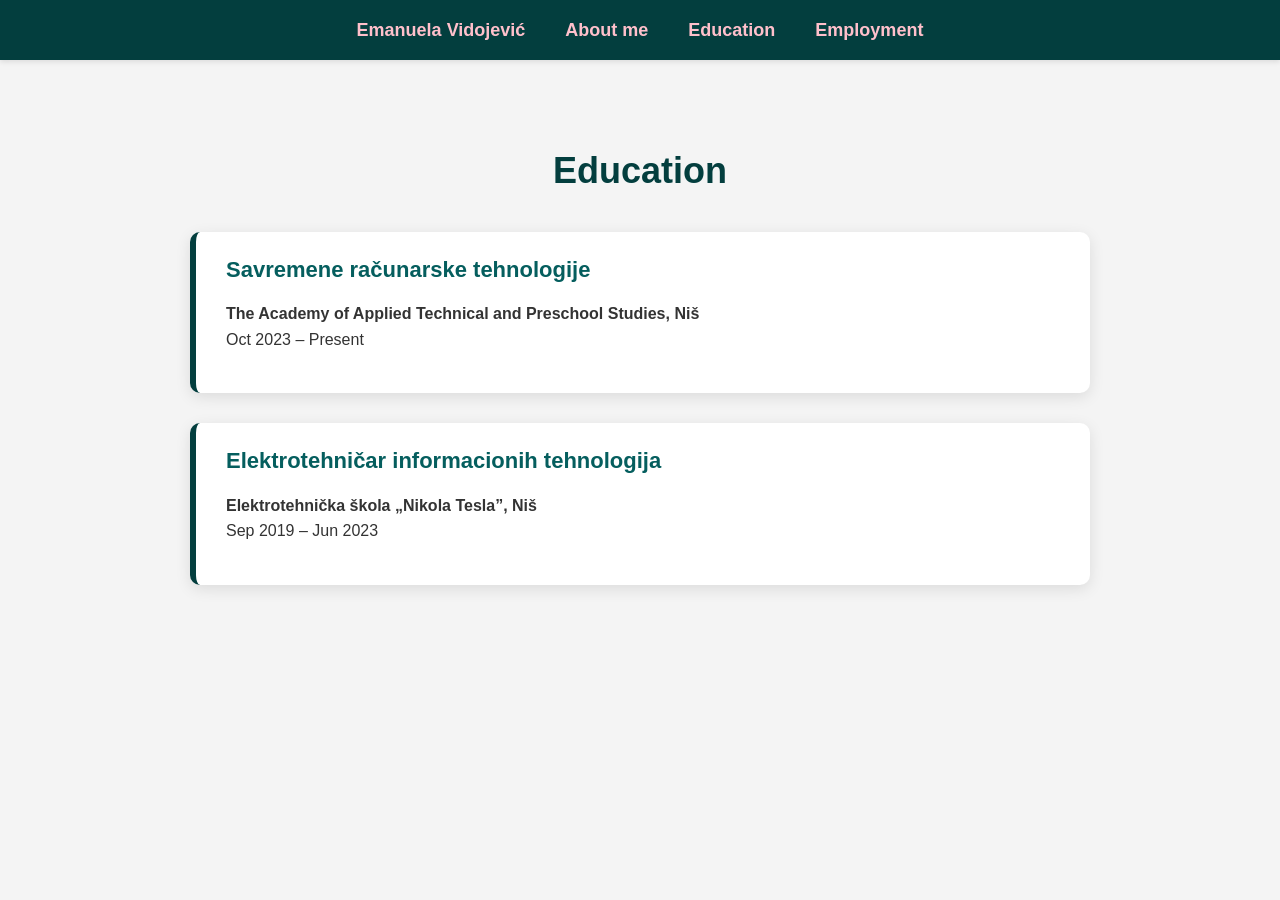
<file: education.html>
<!DOCTYPE html>
<html lang="en">
<head>
  <meta charset="UTF-8">
  <title>Education | Emanuela Vidojević</title>
  <link rel="stylesheet" href="styleeducation.css">
</head>
<body>
  <div class="main">
    <nav class="menu">
      <ol>
        <li><a href="index.html" class="logo">Emanuela Vidojević</a></li>
        <li><a href="aboutme.html" class="nav-link">About me</a></li>
        <li><a href="education.html" class="nav-link">Education</a></li>
        <li><a href="employment.html" class="nav-link">Employment</a></li>
      </ol>
    </nav>

    <section class="section-content">
      <h1>Education</h1>

      <div class="edu">
        <h2>Savremene računarske tehnologije</h2>
        <p><strong>The Academy of Applied Technical and Preschool Studies, Niš</strong><br>
        Oct 2023 – Present</p>
      </div>

      <div class="edu">
        <h2>Elektrotehničar informacionih tehnologija</h2>
        <p><strong>Elektrotehnička škola „Nikola Tesla”, Niš</strong><br>
        Sep 2019 – Jun 2023</p>
      </div>
    </section>
  </div>
</body>
</html>
</file>
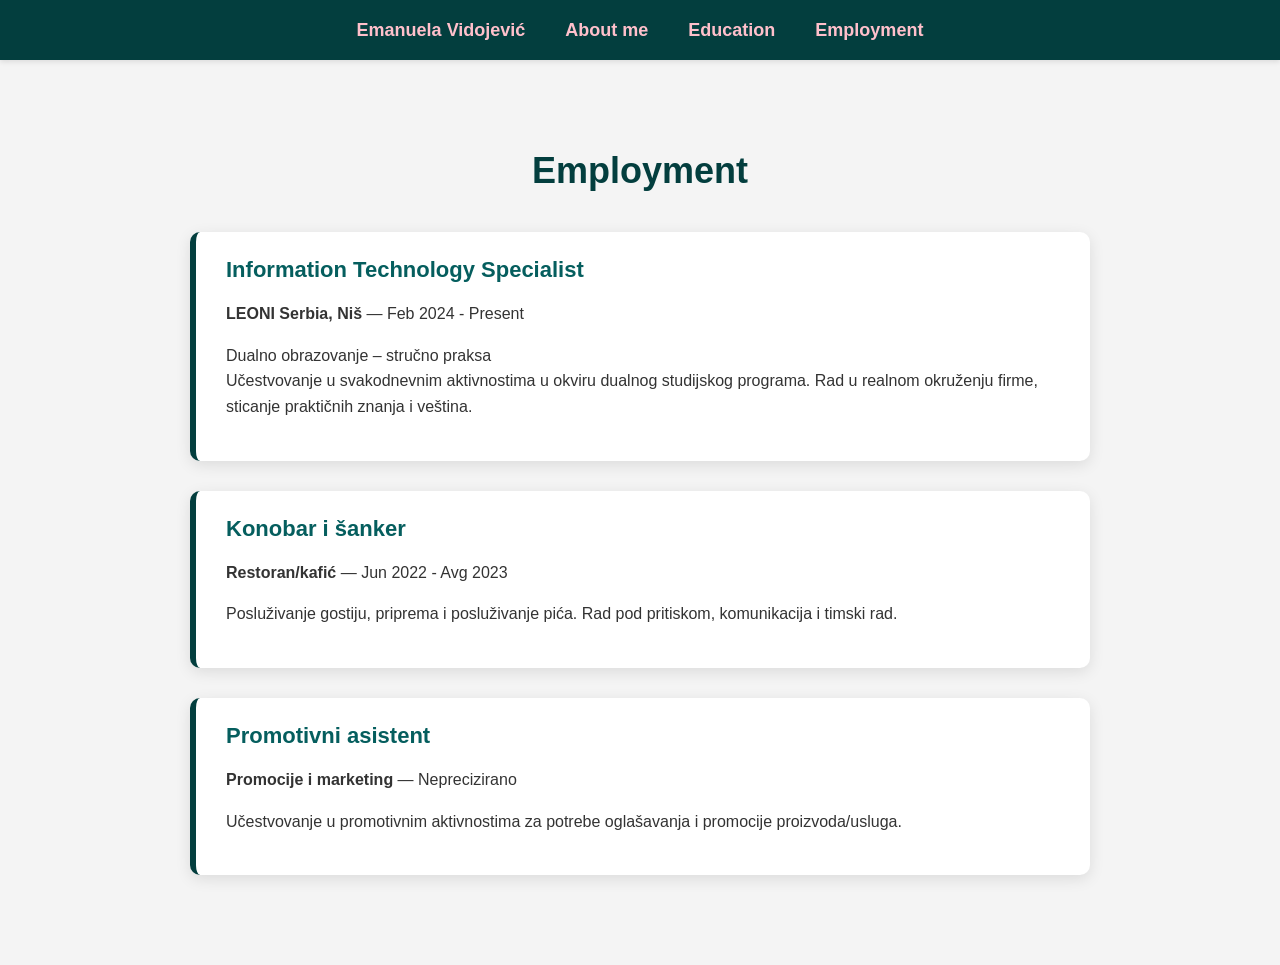
<file: employment.html>
<!DOCTYPE html>
<html lang="en">
<head>
  <meta charset="UTF-8">
  <title>Employment | Emanuela Vidojević</title>
  <link rel="stylesheet" href="styleemployment.css">
</head>
<body>
  <div class="main">
    <nav class="menu">
      <ol>
        <li><a href="index.html" class="logo">Emanuela Vidojević</a></li>
        <li><a href="aboutme.html" class="nav-link">About me</a></li>
        <li><a href="education.html" class="nav-link">Education</a></li>
        <li><a href="employment.html" class="nav-link">Employment</a></li>
      </ol>
    </nav>

    <section class="section-content">
      <h1>Employment</h1>

      <div class="job">
        <h2>Information Technology Specialist</h2>
        <p><strong>LEONI Serbia, Niš</strong> — Feb 2024 - Present</p>
        <p>
          Dualno obrazovanje – stručno praksa<br>
          Učestvovanje u svakodnevnim aktivnostima u okviru dualnog studijskog programa.
          Rad u realnom okruženju firme, sticanje praktičnih znanja i veština.
        </p>
      </div>

      <div class="job">
        <h2>Konobar i šanker</h2>
        <p><strong>Restoran/kafić</strong> — Jun 2022 - Avg 2023</p>
        <p>
          Posluživanje gostiju, priprema i posluživanje pića. Rad pod pritiskom, komunikacija i timski rad.
        </p>
      </div>

      <div class="job">
        <h2>Promotivni asistent</h2>
        <p><strong>Promocije i marketing</strong> — Neprecizirano</p>
        <p>
          Učestvovanje u promotivnim aktivnostima za potrebe oglašavanja i promocije proizvoda/usluga.
        </p>
      </div>
    </section>
  </div>
</body>
</html>
</file>
<file: styleeducation.css>
body {
    margin: 0;
    font-family: 'Segoe UI', sans-serif;
    background-color: #f4f4f4;
    color: #333;
  }
  
  .menu {
    background-color: #033E3E;
    height: 60px;
    display: flex;
    align-items: center;
    justify-content: center;
    box-shadow: 0 2px 5px rgba(0, 0, 0, 0.1);
  }
  
  .menu ol {
    list-style: none;
    display: flex;
    gap: 40px;
    margin: 0;
    padding: 0;
  }
  
  .menu a {
    color: #FFC0CB;
    text-decoration: none;
    font-weight: bold;
    font-size: 18px;
    transition: color 0.3s ease;
  }
  
  .menu a:hover {
    color: white;
  }
  
  .logo {
    font-size: 20px;
    color: #FFB6C1;
  }
  
  .section-content {
    padding: 60px 20px;
    max-width: 900px;
    margin: 0 auto;
  }
  
  .section-content h1 {
    font-size: 36px;
    color: #033E3E;
    margin-bottom: 40px;
    text-align: center;
  }
  
  .job, .edu {
    background-color: #fff;
    padding: 25px 30px;
    margin-bottom: 30px;
    border-left: 6px solid #033E3E;
    border-radius: 10px;
    box-shadow: 0 4px 15px rgba(0, 0, 0, 0.1);
  }
  
  .job h2, .edu h2 {
    margin-top: 0;
    color: #055E5E;
    font-size: 22px;
  }
  
  .job p, .edu p {
    font-size: 16px;
    line-height: 1.6;
  }
</file>
<file: styleemployment.css>
body {
    margin: 0;
    font-family: 'Segoe UI', sans-serif;
    background-color: #f4f4f4;
    color: #333;
  }
  
  .menu {
    background-color: #033E3E;
    height: 60px;
    display: flex;
    align-items: center;
    justify-content: center;
    box-shadow: 0 2px 5px rgba(0, 0, 0, 0.1);
  }
  
  .menu ol {
    list-style: none;
    display: flex;
    gap: 40px;
    margin: 0;
    padding: 0;
  }
  
  .menu a {
    color: #FFC0CB;
    text-decoration: none;
    font-weight: bold;
    font-size: 18px;
    transition: color 0.3s ease;
  }
  
  .menu a:hover {
    color: white;
  }
  
  .logo {
    font-size: 20px;
    color: #FFB6C1;
  }
  
  .section-content {
    padding: 60px 20px;
    max-width: 900px;
    margin: 0 auto;
  }
  
  .section-content h1 {
    font-size: 36px;
    color: #033E3E;
    margin-bottom: 40px;
    text-align: center;
  }
  
  .job, .edu {
    background-color: #fff;
    padding: 25px 30px;
    margin-bottom: 30px;
    border-left: 6px solid #033E3E;
    border-radius: 10px;
    box-shadow: 0 4px 15px rgba(0, 0, 0, 0.1);
  }
  
  .job h2, .edu h2 {
    margin-top: 0;
    color: #055E5E;
    font-size: 22px;
  }
  
  .job p, .edu p {
    font-size: 16px;
    line-height: 1.6;
  }
</file>
